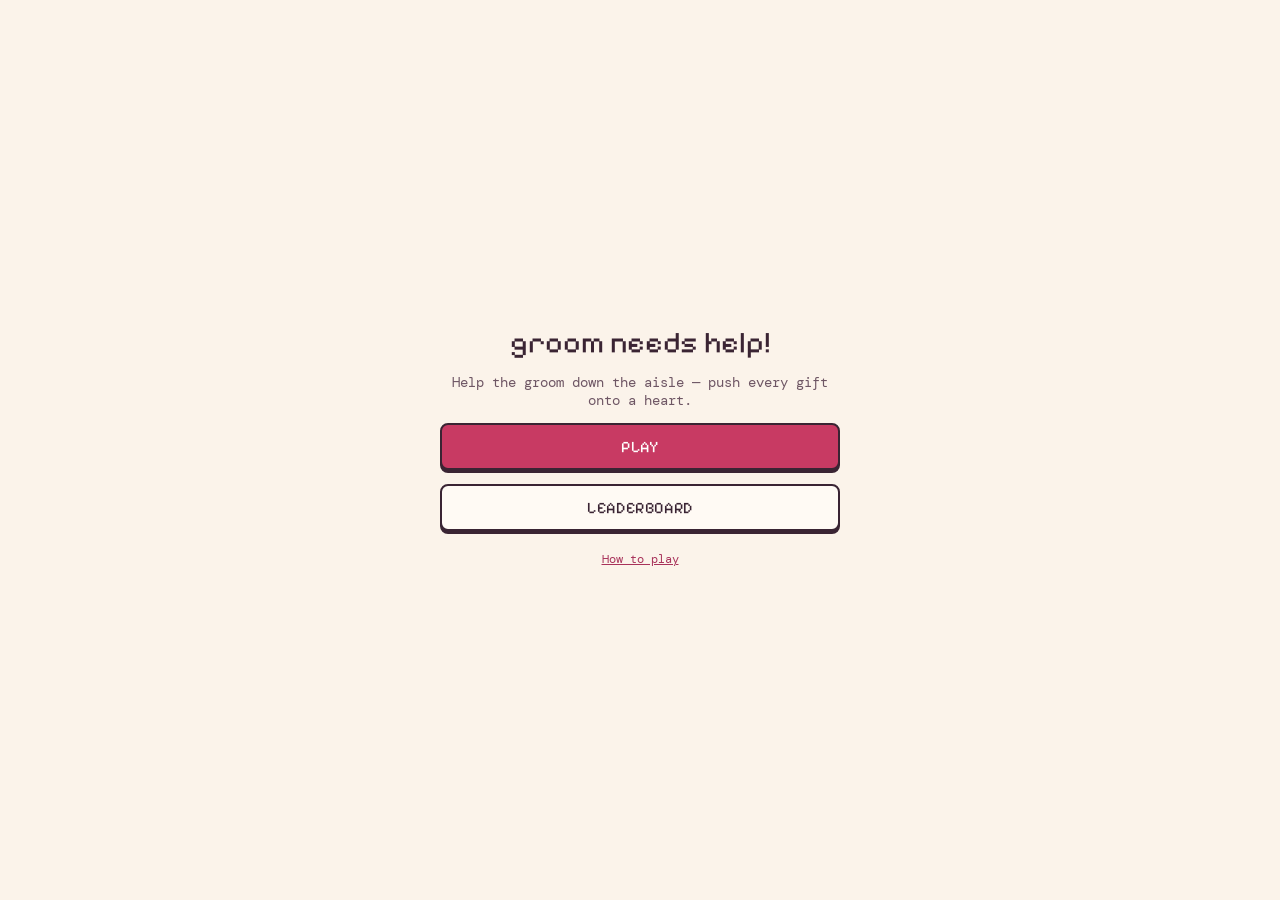
<file: index.html>
<!doctype html>
<html lang="en">
<head>
  <meta charset="utf-8" />
  <meta name="viewport" content="width=device-width, initial-scale=1, maximum-scale=1, user-scalable=no, viewport-fit=cover" />
  <title>groom needs help!</title>
  <meta name="description" content="A wedding sokoban. Push every gift onto a petal heart before the vows." />
  <link rel="preconnect" href="https://fonts.googleapis.com" />
  <link rel="preconnect" href="https://fonts.gstatic.com" crossorigin />
  <link href="https://fonts.googleapis.com/css2?family=Pixelify+Sans:wght@400;600;700&family=DM+Mono:wght@400;500&display=swap" rel="stylesheet" />
  <link rel="stylesheet" href="./styles.css" />
</head>
<body>
  <div id="app">
    <!-- Main menu -->
    <section class="screen" id="screen-menu">
      <div class="sheet">
        <div class="title">groom needs help!</div>
        <div class="lead">Help the groom down the aisle &mdash; push every gift onto a heart.</div>
        <button class="btn" id="menu-play" type="button">PLAY</button>
        <a class="btn secondary menu-link" id="menu-leaderboard" href="./leaderboard/">LEADERBOARD</a>
        <button class="link" id="menu-howto" type="button">How to play</button>
      </div>
    </section>

    <!-- Tutorial -->
    <section class="screen" id="screen-tutorial" hidden>
      <div class="sheet">
        <div class="eyebrow">How to play</div>
        <div class="title" id="tut-welcome">Welcome!</div>
        <div class="tut-rows">
          <canvas id="tut-demo-1" class="tut-demo" aria-hidden="true"></canvas>
          <canvas id="tut-demo-2" class="tut-demo" aria-hidden="true"></canvas>
          <canvas id="tut-demo-3" class="tut-demo" aria-hidden="true"></canvas>
        </div>
        <button class="btn" id="got-it">GOT IT!</button>
      </div>
    </section>

    <!-- Play -->
    <section class="screen" id="screen-play" hidden>
      <header class="hud">
        <div class="hud-left">
          <button class="hud-menu" id="btn-menu" type="button" aria-label="Main menu" title="Main menu">&#9776;</button>
          <button class="hud-menu" id="btn-help" type="button" aria-label="How to play" title="How to play">?</button>
          <div class="hud-info">
            <div class="stage" id="hud-stage">1 &middot; Garden Ceremony</div>
            <button class="hud-user" id="hud-user" type="button" title="Tap to see your leaderboard tag">Hi, friend</button>
            <span class="id-tip" id="id-tip" role="status" hidden></span>
          </div>
        </div>
        <div class="count">
          <div class="sub" id="hud-solved">Solved 0</div>
        </div>
      </header>

      <div class="board-wrap">
        <canvas id="board" width="112" height="112"></canvas>
      </div>

      <div class="controls">
        <div class="side-col left">
          <button class="btn secondary" id="btn-restart"><svg class="ico" viewBox="0 0 24 24" fill="none" stroke="currentColor" stroke-width="2.5" stroke-linecap="round" stroke-linejoin="round" aria-hidden="true"><path d="M20 11.5A8 8 0 1 0 18 17"/><path d="M20 4v6h-6"/></svg><span>Retry</span></button>
          <button class="btn ghost reset" id="hard-reset" title="Clear all saved progress on this device and reload">Start over</button>
        </div>
        <div class="dpad">
          <div class="pad du" data-dir="up" role="button" aria-label="Move up"><svg class="arr" viewBox="0 0 24 24" aria-hidden="true"><path d="M12 6.5l7.5 11.5a1 1 0 0 1-.84 1.5H5.34a1 1 0 0 1-.84-1.5z"/></svg></div>
          <div class="pad dl" data-dir="left" role="button" aria-label="Move left"><svg class="arr" viewBox="0 0 24 24" aria-hidden="true"><path d="M12 6.5l7.5 11.5a1 1 0 0 1-.84 1.5H5.34a1 1 0 0 1-.84-1.5z"/></svg></div>
          <div class="pad hub" aria-hidden="true"></div>
          <div class="pad dr" data-dir="right" role="button" aria-label="Move right"><svg class="arr" viewBox="0 0 24 24" aria-hidden="true"><path d="M12 6.5l7.5 11.5a1 1 0 0 1-.84 1.5H5.34a1 1 0 0 1-.84-1.5z"/></svg></div>
          <div class="pad dd" data-dir="down" role="button" aria-label="Move down"><svg class="arr" viewBox="0 0 24 24" aria-hidden="true"><path d="M12 6.5l7.5 11.5a1 1 0 0 1-.84 1.5H5.34a1 1 0 0 1-.84-1.5z"/></svg></div>
        </div>
        <div class="side-col right">
          <button class="btn" id="btn-undo"><svg class="ico" viewBox="0 0 24 24" fill="none" stroke="currentColor" stroke-width="2.5" stroke-linecap="round" stroke-linejoin="round" aria-hidden="true"><path d="M9 7 4 12l5 5"/><path d="M4 12h11a5 5 0 0 1 0 10h-2"/></svg><span>UNDO</span></button>
        </div>
      </div>

      <!-- Win -->
      <div class="overlay" id="overlay-win" hidden>
        <div class="panel">
          <span class="tag">CLEARED</span>
          <div class="big">Just married!</div>
          <div class="note" id="win-note">Every gift found its heart.</div>
          <div class="stat" id="win-solved">Solved 1 stage</div>
          <button class="btn" id="next-stage">NEXT STAGE</button>
          <a class="link" href="./leaderboard/" target="_blank" rel="noopener">See the leaderboard &#8599;</a>
        </div>
      </div>

      <!-- All clear -->
      <div class="overlay" id="overlay-allclear" hidden>
        <div class="panel">
          <span class="tag">ALL CLEAR</span>
          <div class="big">You did it!</div>
          <div class="note">You cleared every stage. More may appear before the big day.</div>
          <div class="stat" id="allclear-solved">Solved 0 stages</div>
          <div class="row">
            <button class="btn secondary" id="replay-all">Play again</button>
            <a class="btn" href="./leaderboard/" target="_blank" rel="noopener" style="text-decoration:none;align-items:center;justify-content:center;display:flex;">Leaderboard</a>
          </div>
        </div>
      </div>

      <!-- Name (asked at the first stage, so the menu/leaderboard need no name) -->
      <div class="overlay" id="overlay-name" hidden>
        <div class="panel">
          <span class="tag">WELCOME</span>
          <div class="big">You're invited!</div>
          <div class="note">What should we call you on the leaderboard?</div>
          <input class="input" id="name-input" maxlength="40" autocomplete="off" autocapitalize="words" spellcheck="false" placeholder="Your name" />
          <button class="btn" id="confirm-name" type="button">START PLAYING</button>
          <button class="link" id="name-back" type="button">&#8592; Back to menu</button>
        </div>
      </div>

      <!-- Retry confirm -->
      <div class="overlay" id="overlay-retry" hidden>
        <div class="panel">
          <span class="tag">HEADS UP</span>
          <div class="big">Retry this stage?</div>
          <div class="note">This clears your moves and starts this stage from the beginning.</div>
          <div class="row">
            <button class="btn" id="retry-cancel">Cancel</button>
            <button class="btn secondary danger" id="retry-confirm">Retry</button>
          </div>
        </div>
      </div>

      <!-- Reset confirm -->
      <div class="overlay" id="overlay-reset" hidden>
        <div class="panel danger">
          <span class="tag">WARNING</span>
          <div class="big">Start over?</div>
          <div class="note">Erases all your progress on this device. This can't be undone.</div>
          <div class="row">
            <button class="btn" id="reset-cancel">Cancel</button>
            <button class="btn secondary danger" id="reset-confirm">Erase</button>
          </div>
        </div>
      </div>

      <div class="toast" id="toast"></div>
    </section>
  </div>

  <script type="module" src="./src/game.js"></script>
</body>
</html>
</file>
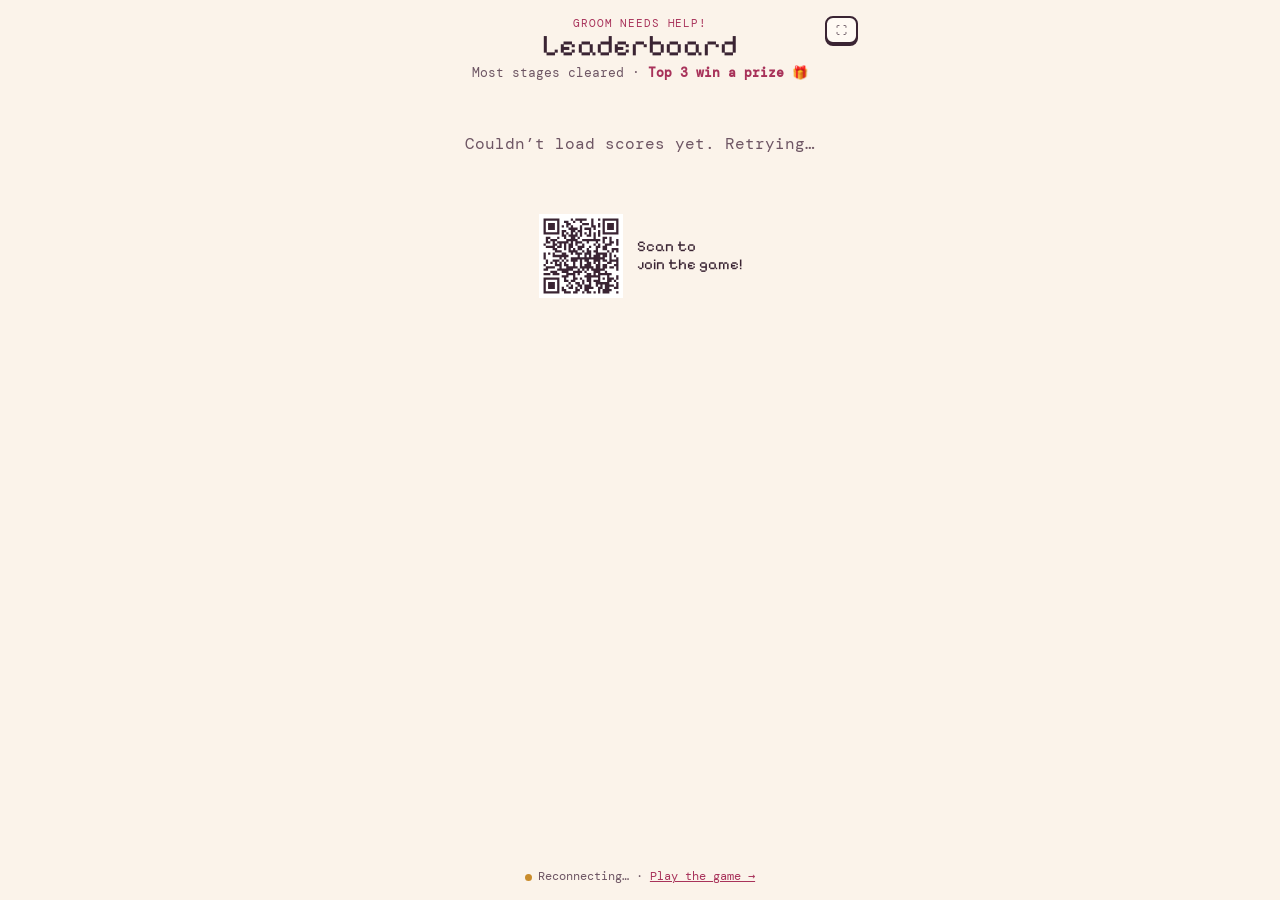
<file: leaderboard/index.html>
<!doctype html>
<html lang="en">
<head>
  <meta charset="utf-8" />
  <meta name="viewport" content="width=device-width, initial-scale=1, viewport-fit=cover" />
  <title>Leaderboard &middot; groom needs help!</title>
  <link rel="preconnect" href="https://fonts.googleapis.com" />
  <link rel="preconnect" href="https://fonts.gstatic.com" crossorigin />
  <link href="https://fonts.googleapis.com/css2?family=Pixelify+Sans:wght@400;600;700&family=DM+Mono:wght@400;500&display=swap" rel="stylesheet" />
  <link rel="stylesheet" href="../styles.css" />
  <style>
    body { overflow: auto; }
    .lb { max-width: 620px; min-height: 100dvh; padding: 16px 12px calc(16px + env(safe-area-inset-bottom)); display: flex; flex-direction: column; gap: 12px; }
    .lb-head { text-align: center; position: relative; }
    .lb-head .title { font-size: 30px; }
    .lb-head .lead { color: var(--muted); font-size: 13px; margin-top: 2px; }
    .lb-head .lead b { color: var(--wine); }
    .lb-tv-btn { position: absolute; right: 0; top: 0; background: var(--card); color: var(--ink);
      border: 2px solid var(--ink); border-radius: 8px; box-shadow: 0 2px 0 var(--ink);
      padding: 5px 9px; font-family: var(--body); font-size: 11px; cursor: pointer; }
    .lb-tv-btn:active { transform: translateY(2px); box-shadow: none; }
    .lb-body { display: flex; flex-direction: column; gap: 10px; }

    /* Top 3 — the prize podium */
    .lb-podium { display: grid; grid-template-columns: repeat(3, 1fr); gap: 8px; align-items: stretch; }
    .pod { background: var(--card); border: 2px solid var(--ink); border-radius: 12px; box-shadow: 0 3px 0 var(--ink);
      padding: 10px 8px; text-align: center; display: flex; flex-direction: column; align-items: center; gap: 3px; min-width: 0; }
    .pod .medal { font-size: 26px; line-height: 1; }
    .pod .pod-name { max-width: 100%; min-width: 0; }
    .pod .pod-name .nm { font-family: var(--title); font-weight: 400; font-size: 15px; display: block; overflow: hidden; text-overflow: ellipsis; white-space: nowrap; }
    .pod .pod-name .uid { font-family: var(--body); font-size: 10px; color: var(--muted); opacity: .5; }
    .pod .pod-score { font-family: var(--body); font-weight: 500; font-size: 20px; color: var(--wine); }
    .pod .pod-score small { font-size: 10px; color: var(--muted); font-weight: 400; }
    .pod .fin { font-family: var(--body); font-size: 10px; color: var(--muted); }
    .pod .prize { font-family: var(--body); font-size: 10px; color: var(--wine); }
    .pod1 { border-color: var(--amber); box-shadow: 0 3px 0 var(--amber); background: #fffdf6; }

    /* 4–10 — list */
    .lb-list { display: flex; flex-direction: column; gap: 4px; }
    .lb-list .lb-row { display: grid; grid-template-columns: 26px 1fr auto auto; align-items: center; gap: 8px;
      background: var(--card); border: 2px solid var(--ink); border-radius: 8px; box-shadow: 0 2px 0 var(--ink); padding: 6px 10px; }
    .lb-list .rank { font-family: var(--body); font-weight: 500; font-size: 14px; color: var(--muted); text-align: center; }
    .lb-list .who { min-width: 0; display: flex; align-items: baseline; gap: 5px; }
    .lb-list .who .nm { font-family: var(--title); font-weight: 400; font-size: 15px; overflow: hidden; text-overflow: ellipsis; white-space: nowrap; min-width: 0; }
    .lb-list .who .uid { flex: none; font-family: var(--body); font-size: 10px; color: var(--muted); opacity: .5; }
    .lb-list .fin { font-family: var(--body); font-size: 10px; color: var(--muted); white-space: nowrap; }
    .lb-list .score { font-family: var(--body); font-weight: 500; font-size: 17px; color: var(--wine); }

    /* 11–25 — grid */
    .lb-grid { display: grid; grid-template-columns: repeat(2, 1fr); gap: 4px; }
    .lb-grid .cell { display: flex; align-items: baseline; gap: 6px; background: var(--card); border: 1px solid var(--rule); border-radius: 6px; padding: 4px 8px; min-width: 0; }
    .lb-grid .rank { font-family: var(--body); font-size: 12px; color: var(--muted); width: 20px; flex: none; }
    .lb-grid .who { font-family: var(--title); font-weight: 400; font-size: 12px; overflow: hidden; text-overflow: ellipsis; white-space: nowrap; min-width: 0; flex: 1; }
    .lb-grid .who .uid { font-family: var(--body); font-size: 9px; color: var(--muted); opacity: .5; }
    .lb-grid .score { font-family: var(--body); font-weight: 500; font-size: 13px; color: var(--wine); flex: none; }

    .lb-empty { text-align: center; color: var(--muted); padding: 40px 10px; }
    .lb-foot { margin-top: auto; text-align: center; color: var(--muted); font-size: 12px; padding-top: 8px; }

    /* Scan-to-join QR — sticky at the bottom so it stays visible while scrolling. No box. */
    .lb-join { position: sticky; bottom: 8px; margin-top: 8px; display: flex; align-items: center; justify-content: center; gap: 14px; }
    .lb-join .lb-qr { width: 84px; height: 84px; display: block; flex: none; }
    .lb-join .lb-join-cap { font-family: var(--title); font-weight: 400; font-size: 15px; color: var(--ink); line-height: 1.15; }
    .dot { display: inline-block; width: 7px; height: 7px; border-radius: 999px; background: var(--amber); margin-right: 6px; vertical-align: middle; }
    .dot.live { background: #4f9e45; }

    /* ===== Big-screen (venue projector) mode ===== */
    body.tv { overflow: hidden; }
    /* #app in the game's styles.css is max-width:460px (id selector) — beat it here. */
    body.tv #app.lb { max-width: none; width: 100vw; height: 100dvh; padding: 1.4vh 3vw; gap: 1vh; overflow: hidden; }
    body.tv .lb-head .title { font-size: 4.4vw; }
    body.tv .lb-head .lead { font-size: 1.6vw; margin-top: .2vh; }
    body.tv .lb-tv-btn { padding: 8px 12px; font-size: 13px; }
    body.tv .lb-foot { display: none; }
    body.tv .lb-body { flex: 1; min-height: 0; gap: 1.1vh; overflow: hidden; }
    body.tv .lb-join { position: static; margin-top: 0; gap: 2vw; padding: 0; border: none; box-shadow: none; border-radius: 0; }
    body.tv .lb-join .lb-qr { width: 11vh; height: 11vh; }
    body.tv .lb-join .lb-join-cap { font-size: 2.3vw; }

    body.tv .lb-podium { gap: 1.5vw; }
    body.tv .pod { padding: 1vh 1vw; gap: .25vh; border-width: 3px; box-shadow: 0 .6vh 0 var(--ink); border-radius: 1vw; }
    body.tv .pod .medal { font-size: 5vw; }
    body.tv .pod .pod-name .nm { font-size: 2.4vw; }
    body.tv .pod .pod-name .uid { font-size: 1.2vw; }
    body.tv .pod .pod-score { font-size: 3vw; }
    body.tv .pod .pod-score small { font-size: 1.1vw; }
    body.tv .pod .fin, body.tv .pod .prize { font-size: 1.3vw; }
    body.tv .pod1 { transform: scale(1.05); box-shadow: 0 .6vh 0 var(--amber); }

    body.tv .lb-list { display: grid; grid-template-columns: 1fr 1fr; gap: .6vh 1.5vw; }
    body.tv .lb-list .lb-row { padding: .6vh 1.2vw; border-radius: .7vw; }
    body.tv .lb-list .rank { font-size: 1.8vw; }
    body.tv .lb-list .who .nm { font-size: 1.9vw; }
    body.tv .lb-list .who .uid { font-size: 1vw; }
    body.tv .lb-list .fin { font-size: 1.1vw; }
    body.tv .lb-list .score { font-size: 2.1vw; }

    body.tv .lb-grid { grid-template-columns: repeat(5, 1fr); gap: .6vh .8vw; }
    body.tv .lb-grid .cell { padding: .7vh .8vw; border-radius: .5vw; }
    body.tv .lb-grid .rank { font-size: 1.2vw; width: 2.2vw; }
    body.tv .lb-grid .who { font-size: 1.35vw; }
    body.tv .lb-grid .who .uid { font-size: .9vw; }
    body.tv .lb-grid .score { font-size: 1.5vw; }
  </style>
</head>
<body>
  <div id="app" class="lb">
    <header class="lb-head">
      <div class="eyebrow">groom needs help!</div>
      <div class="title">Leaderboard</div>
      <div class="lead">Most stages cleared &middot; <b>Top 3 win a prize &#127873;</b></div>
      <button id="tv-toggle" class="lb-tv-btn" type="button" aria-label="Big screen" title="Big screen">&#9974;</button>
    </header>
    <div id="lb-body" class="lb-body">
      <div class="lb-empty">Loading scores&hellip;</div>
    </div>
    <aside class="lb-join" id="lb-join">
      <img class="lb-qr" src="./qr.svg" alt="QR code linking to the game" width="37" height="37" />
      <div class="lb-join-cap">Scan to<br>join the game!</div>
    </aside>
    <footer class="lb-foot">
      <span id="lb-status"><span class="dot"></span>Connecting&hellip;</span> &middot; <a class="link" href="../">Play the game &#8594;</a>
    </footer>
  </div>
  <script type="module" src="./leaderboard.js"></script>
</body>
</html>
</file>
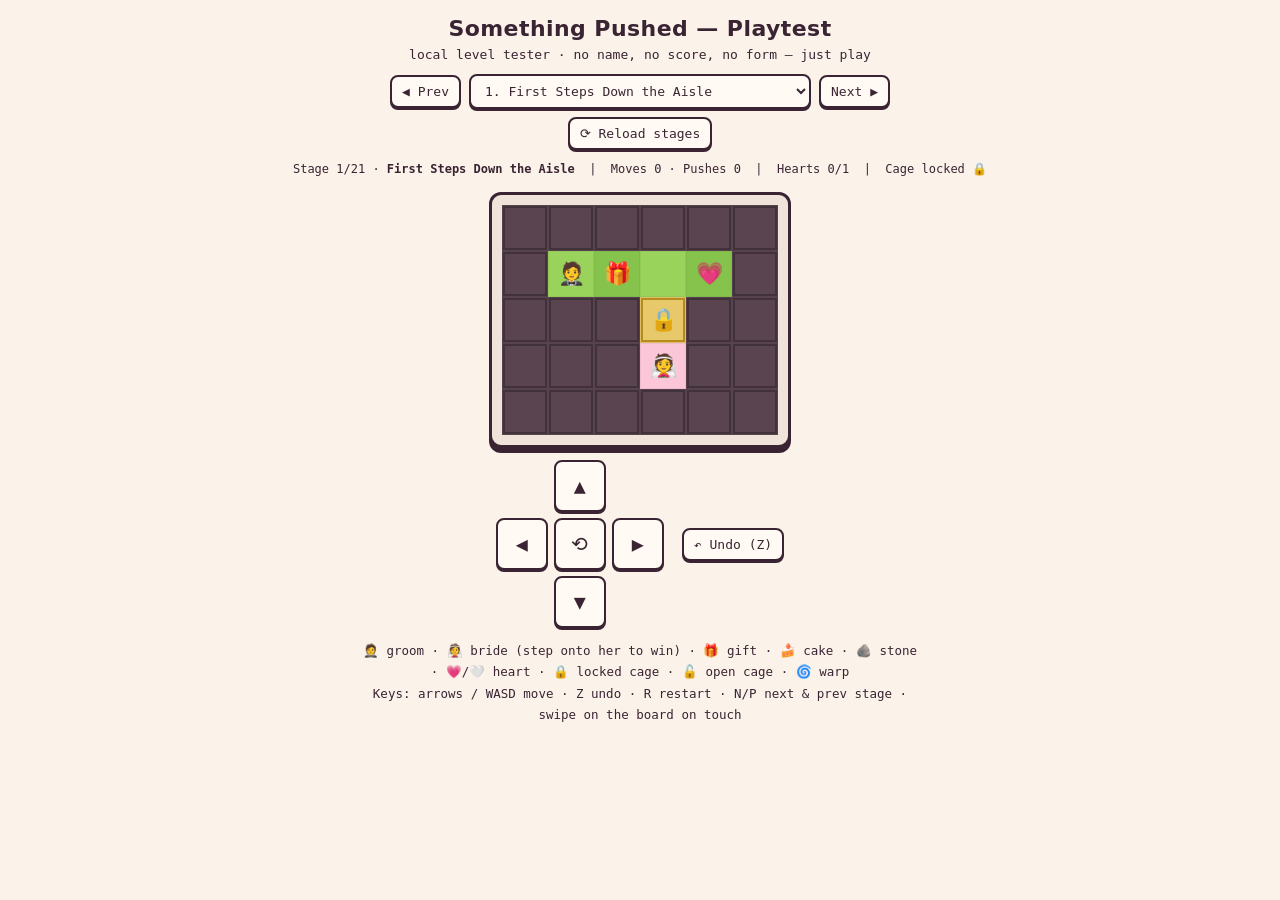
<file: playtest/index.html>
<!doctype html>
<html lang="en">
<head>
<meta charset="utf-8" />
<meta name="viewport" content="width=device-width, initial-scale=1, maximum-scale=1, user-scalable=no" />
<title>groom needs help! — Playtest</title>
<style>
  :root{
    --ink:#3a2433; --paper:#fbf3ea; --card:#fffaf4; --rule:#d9c9c4; --muted:#6e5664;
    --rose:#e0507a; --wine:#a8325a; --grass:#9ad35b; --grass2:#86c34d;
    --aisle:#d8445a; --path:#cfc6bd; --pond:#5bc3e8; --wall:#5a4450; --gold:#f6c94f;
  }
  *{box-sizing:border-box}
  body{margin:0;background:var(--paper);color:var(--ink);font-family:'DM Mono',ui-monospace,Menlo,Consolas,monospace;
       -webkit-user-select:none;user-select:none;display:flex;flex-direction:column;align-items:center;gap:12px;padding:14px 10px 28px}
  h1{font-family:'Pixelify Sans',system-ui,sans-serif;font-size:22px;margin:2px 0 0;letter-spacing:.02em}
  .sub{font-size:13px;color:var(--ink);margin-top:-6px}
  .bar{display:flex;flex-wrap:wrap;gap:8px;align-items:center;justify-content:center;max-width:620px}
  select,button{font-family:inherit;font-size:13px;border:2px solid var(--ink);border-radius:8px;background:var(--card);
    color:var(--ink);padding:7px 10px;box-shadow:0 2px 0 var(--ink);cursor:pointer}
  button:active{transform:translateY(2px);box-shadow:none}
  button.primary{background:var(--wine);color:#fff}
  #status{font-size:12px;color:var(--ink);text-align:center;min-height:18px}
  #boardwrap{position:relative;padding:10px;background:#efe3da;border:3px solid var(--ink);border-radius:12px;box-shadow:0 5px 0 var(--ink)}
  #board{display:grid;gap:0;line-height:1}
  .cell{width:100%;aspect-ratio:1;display:flex;align-items:center;justify-content:center;font-size:22px;
        border:1px solid rgba(58,36,51,.06)}
  .grass{background:var(--grass)}
  .grass2{background:var(--grass2)}
  .aisle{background:var(--aisle)}
  .path{background:var(--path)}
  .pond{background:var(--pond)}
  .wall{background:var(--wall);box-shadow:inset 0 0 0 2px rgba(0,0,0,.28)}
  .cage{background:#e7c86a;box-shadow:inset 0 0 0 2px #b98a1e}
  .cage-open{background:#fff6da}
  .bride{background:#fac6d8}
  .delivered{background:#fff2c6}
  .groom{outline:0}
  /* D-pad */
  .pad{display:grid;grid-template-columns:repeat(3,52px);grid-template-rows:repeat(3,52px);gap:6px}
  .pad button{width:52px;height:52px;font-size:20px;padding:0;display:flex;align-items:center;justify-content:center}
  .pad .sp{visibility:hidden}
  .side{display:flex;gap:8px;align-items:center;flex-wrap:wrap;justify-content:center}
  .legend{font-size:12.5px;color:var(--ink);max-width:560px;text-align:center;line-height:1.7}
  .controls{display:flex;gap:18px;align-items:center;flex-wrap:wrap;justify-content:center}
  /* win overlay */
  #win{position:fixed;inset:0;background:rgba(58,36,51,.55);display:none;align-items:center;justify-content:center;padding:20px}
  #win .card{background:var(--card);border:3px solid var(--ink);border-radius:14px;box-shadow:0 6px 0 var(--ink);
    padding:22px 26px;text-align:center;max-width:300px}
  #win .tag{display:inline-block;background:var(--gold);border:2px solid #3a2433;color:#3a2433;border-radius:999px;
    font-family:'Pixelify Sans',sans-serif;font-size:12px;padding:3px 10px;letter-spacing:.08em}
  #win h2{font-family:'Pixelify Sans',sans-serif;color:var(--wine);font-size:26px;margin:12px 0 4px}
  #win p{font-size:13px;color:var(--ink);margin:0 0 16px}
  #win .row{display:flex;gap:10px;justify-content:center}
  @media (prefers-color-scheme: dark){
    :root:not([data-theme="light"]){--paper:#241820;--card:#2e2029;--ink:#f3e9e1;--muted:#b9a7b2;--rule:#4a3a44;--wall:#1c1420}
    :root:not([data-theme="light"]) select,:root:not([data-theme="light"]) button{box-shadow:0 2px 0 #000}
    :root:not([data-theme="light"]) #boardwrap{background:#2a1f27}
    :root:not([data-theme="light"]) #win h2{color:#f7a1bd}
  }
</style>
</head>
<body>
  <h1>Something&nbsp;Pushed — Playtest</h1>
  <div class="sub">local level tester · no name, no score, no form — just play</div>

  <div class="bar">
    <button id="prev">◀ Prev</button>
    <select id="stage" aria-label="Select stage"></select>
    <button id="next">Next ▶</button>
    <button id="reload">⟳ Reload stages</button>
  </div>

  <div id="status"></div>
  <div id="boardwrap"><div id="board"></div></div>

  <div class="controls">
    <div class="pad">
      <span class="sp"></span><button data-dir="U">▲</button><span class="sp"></span>
      <button data-dir="L">◀</button><button id="restart" title="Restart (R)">⟲</button><button data-dir="R">▶</button>
      <span class="sp"></span><button data-dir="D">▼</button><span class="sp"></span>
    </div>
    <div class="side">
      <button id="undo">↶ Undo (Z)</button>
    </div>
  </div>

  <div class="legend">
    🤵 groom · 👰 bride (step onto her to win) · 🎁 gift · 🍰 cake · 🪨 stone · 💗/🤍 heart · 🔒 locked cage · 🔓 open cage · 🌀 warp<br>
    Keys: arrows / WASD move · Z undo · R restart · N/P next & prev stage · swipe on the board on touch
  </div>

  <div id="win">
    <div class="card">
      <h2>Just married! 💑</h2>
      <p id="win-sub"></p>
      <div class="row">
        <button id="win-replay">Replay</button>
        <button id="win-next" class="primary">Next stage ▶</button>
      </div>
    </div>
  </div>

  <script type="module" src="playtest.js"></script>
</body>
</html>
</file>
<file: styles.css>
/* Something Pushed — game styles. Tokens from the Art Style guide. */
:root {
  --ink: #3a2433; --ink-deep: #2a1a25; --paper: #fbf3ea; --card: #fffaf4;
  --sunk: #f3e9e1; --checker: #ede0d6; --rule: #d9c9c4; --muted: #6e5664;
  --rose: #e0507a; --rose-deep: #c83a63; --wine: #a8325a; --pink: #f7a1bd; --blush: #fde3ea;
  --gold: #f6c94f; --amber: #c98c2c; --disabled: #c3bec9;
  --title: 'Pixelify Sans', system-ui, sans-serif;
  --body: 'DM Mono', ui-monospace, monospace;
}

* { box-sizing: border-box; }
html, body {
  margin: 0; height: 100%; background: var(--paper); color: var(--ink);
  font-family: var(--body); -webkit-text-size-adjust: 100%;
}
body { overflow: hidden; overscroll-behavior: none; }

#app {
  position: relative; height: 100dvh; width: 100%;
  max-width: 460px; margin: 0 auto; background: var(--paper);
  display: flex; flex-direction: column;
}

.screen { position: absolute; inset: 0; display: flex; flex-direction: column; }
.screen[hidden] { display: none; }

/* ---- Shared bits ---- */
.eyebrow { font-size: 11px; letter-spacing: .08em; text-transform: uppercase; color: var(--wine); }
/* Weight 400, not 700: Pixelify Sans's bold "C" closes into an "O" at UI sizes
   ("CONFIRM" -> "OONFIRM"). Regular weight keeps the C open and legible. */
.title { font-family: var(--title); font-weight: 400; color: var(--ink); line-height: 1.05; }
.card {
  background: var(--card); border: 2px solid var(--ink); border-radius: 12px; padding: 16px;
}
.btn {
  font-family: var(--title); font-weight: 400; letter-spacing: .04em;
  background: var(--rose-deep); color: #fff; border: 2px solid var(--ink); border-radius: 8px;
  box-shadow: 0 3px 0 var(--ink); padding: 12px 18px; cursor: pointer; font-size: 16px;
  -webkit-tap-highlight-color: transparent; user-select: none;
}
.btn:active { transform: translateY(3px); box-shadow: none; }
.btn[disabled] { opacity: .45; box-shadow: none; cursor: default; }
.btn.secondary { background: var(--card); color: var(--ink); }
.btn.ghost { background: transparent; color: var(--wine); border-color: var(--rule); box-shadow: 0 2px 0 var(--rule); }
a.btn { text-decoration: none; display: flex; align-items: center; justify-content: center; }
.link { color: var(--wine); font-size: 12px; text-decoration: underline; cursor: pointer; }
button.link { background: none; border: none; box-shadow: none; padding: 6px; font-family: var(--body); }

/* ---- Landing / Tutorial ---- */
.sheet { margin: auto; width: min(92%, 400px); text-align: center; display: flex; flex-direction: column; gap: 14px; }
.sheet .title { font-size: 30px; }
.sheet .lead { color: var(--muted); font-size: 14px; }
.input {
  font-family: var(--title); font-size: 20px; text-align: center;
  border: 2px solid var(--ink); border-radius: 8px; padding: 12px; width: 100%;
  background: #fff; color: var(--ink);
}
.input:focus { outline: 3px solid var(--pink); }
.input::placeholder { color: var(--muted); opacity: 1; }
.tut-rows { display: flex; flex-direction: column; align-items: center; gap: 12px; margin: 10px 0 6px; }
.tut-demo { image-rendering: pixelated; height: 104px; width: auto; display: block;
  border: 3px solid var(--ink); border-radius: 10px; box-shadow: 0 3px 0 var(--ink); background: var(--card); }
.tips { text-align: left; display: flex; flex-direction: column; gap: 12px; }
.tip { display: flex; gap: 10px; align-items: flex-start; }
.tip b { font-family: var(--title); }
.tip span { color: var(--muted); font-size: 13px; }

.topbar { display: flex; justify-content: space-between; align-items: center; padding: 10px 14px; }

/* ---- Play HUD ---- */
#screen-play { background: var(--paper); }
.hud {
  display: flex; justify-content: space-between; align-items: flex-start;
  padding: 10px 14px 6px; gap: 8px; border-bottom: 2px solid var(--ink); background: var(--card);
}
.hud-left { display: flex; align-items: flex-start; gap: 8px; min-width: 0; flex: 1; }
.hud-info { min-width: 0; position: relative; }
.hud-menu { flex: none; background: var(--card); color: var(--ink); border: 2px solid var(--ink); border-radius: 8px;
  box-shadow: 0 2px 0 var(--ink); font-family: var(--title); font-weight: 400; font-size: 16px; line-height: 1;
  padding: 6px 10px; cursor: pointer; -webkit-tap-highlight-color: transparent; }
.hud-menu:active { transform: translateY(2px); box-shadow: none; }
/* Tappable player name → reveals the leaderboard tag (see .id-tip). */
.hud-user { display: inline-block; margin-top: 2px; padding: 0; background: none; border: none;
  font-family: var(--body); font-size: 11px; color: var(--muted); cursor: pointer;
  text-decoration: underline dotted; text-underline-offset: 2px; -webkit-tap-highlight-color: transparent; }
/* Floats below the name (absolute) so revealing the tag doesn't shift the HUD.
   Capped width + wrap so it never runs past the viewport edge and gets clipped. */
.id-tip { position: absolute; top: calc(100% + 4px); left: 0; z-index: 4; max-width: min(72vw, 260px);
  font-family: var(--body); font-size: 12px; line-height: 1.25; color: var(--gold); background: var(--ink);
  border-radius: 6px; padding: 3px 8px; box-shadow: 0 2px 0 var(--ink-deep); }
.id-tip[hidden] { display: none; }
.hud .stage { font-family: var(--title); font-weight: 400; font-size: 16px; overflow: hidden; text-overflow: ellipsis; white-space: nowrap; }
/* Numbers read poorly in the pixel title font — render any display number in the mono body font. */
.num { font-family: var(--body); font-weight: 500; letter-spacing: 0; }
.hud .sub { font-size: 11px; color: var(--muted); margin-top: 2px; }
.hud .count { text-align: right; }
.hud .count .lbl { font-size: 11px; letter-spacing: .08em; text-transform: uppercase; color: var(--wine); }
.hud .count .val { font-family: var(--body); font-weight: 500; font-size: 14px; letter-spacing: .02em; }

.board-wrap {
  flex: 1; display: flex; align-items: center; justify-content: center;
  padding: 10px; min-height: 0; background:
    repeating-conic-gradient(var(--checker) 0 25%, var(--sunk) 0 50%) 0 0 / 28px 28px;
}
#board {
  image-rendering: pixelated; touch-action: none;
  border: 3px solid var(--ink); border-radius: 10px; box-shadow: 0 5px 0 var(--ink);
  background: var(--card);
}

.controls { padding: 10px 14px calc(12px + env(safe-area-inset-bottom)); display: flex; align-items: stretch; justify-content: space-between; gap: 18px; }

/* Directional pad — one housing, four raised zones, a center hub. */
.dpad {
  display: grid; grid-template-columns: repeat(3, 46px); grid-template-rows: repeat(3, 46px); padding: 5px;
  background: var(--card); border: 2px solid var(--ink); border-radius: 16px; box-shadow: 0 3px 0 var(--ink);
}
.dpad .pad {
  display: flex; align-items: center; justify-content: center; border-radius: 10px; color: var(--ink);
  cursor: pointer; user-select: none; -webkit-tap-highlight-color: transparent;
}
.dpad .pad[data-dir]:active { background: var(--blush); transform: translateY(1px); }
.dpad .pad svg { pointer-events: none; }
.dpad .arr { width: 25px; height: 25px; fill: var(--ink); }
.dpad .dl .arr { transform: rotate(-90deg); }
.dpad .dr .arr { transform: rotate(90deg); }
.dpad .dd .arr { transform: rotate(180deg); }
.du { grid-column: 2; grid-row: 1; } .dl { grid-column: 1; grid-row: 2; }
.dr { grid-column: 3; grid-row: 2; } .dd { grid-column: 2; grid-row: 3; }
.dpad .hub { grid-column: 2; grid-row: 2; }
.dpad .hub::after { content: ''; width: 14px; height: 14px; border-radius: 5px; background: var(--rule); box-shadow: inset 0 0 0 2px var(--card); }

/* Flanking columns keep the d-pad centered: Retry + Start over stacked on the
   left, UNDO on the right. Both columns are thin (equal flex) so the pad sits dead center. */
.side-col { flex: 1 1 0; min-width: 0; display: flex; flex-direction: column; gap: 8px; }
.side-col.left { justify-content: center; }
.side-col .btn { display: inline-flex; align-items: center; justify-content: center; gap: 6px; white-space: nowrap; }
.side-col .btn .ico { width: 16px; height: 16px; flex: none; }
/* Inset the buttons away from the d-pad: a dead strip next to the arrows (plus the
   wider gap) so the big buttons aren't tapped by accident when reaching for an arrow. */
.side-col.left .btn { margin-right: 16px; }
#btn-undo { flex: 1 1 auto; padding: 12px 8px; font-size: 16px; margin-left: 16px; }   /* right, fills column height */
#btn-restart { padding: 9px 8px; font-size: 13px; }                        /* left, top */
/* Reset: a live but quiet tertiary (never dimmed). Wine text marks the destructive one. */
#hard-reset { font-size: 11px; letter-spacing: .04em; padding: 8px; background: var(--card); color: var(--wine); border-color: var(--ink); box-shadow: 0 2px 0 var(--ink); }
#hard-reset:active { transform: translateY(2px); box-shadow: none; }

/* ---- Overlays (win / all-clear) ---- */
.overlay {
  position: absolute; inset: 0; background: rgba(58,36,51,.6);
  display: flex; align-items: center; justify-content: center; padding: 20px; z-index: 5;
}
.overlay[hidden] { display: none; }
/* Win / all-clear entrance: scrim fades in so the confetti burst reads first, then
   the panel pops. Keeps the hard pixel-shadow aesthetic (no shadow tweening). */
.overlay:not([hidden]) { animation: win-fade .35s ease both; }
.overlay:not([hidden]) .panel { animation: win-pop .45s cubic-bezier(.2,.8,.2,1) .12s both; }
@keyframes win-fade { from { opacity: 0; } to { opacity: 1; } }
@keyframes win-pop {
  0% { opacity: 0; transform: translateY(16px) scale(.9); }
  60% { opacity: 1; transform: translateY(-4px) scale(1.03); }
  100% { opacity: 1; transform: none; }
}
@media (prefers-reduced-motion: reduce) {
  .overlay:not([hidden]), .overlay:not([hidden]) .panel { animation: none; }
}
.panel {
  background: var(--card); border: 3px solid var(--ink); border-radius: 12px;
  box-shadow: 0 5px 0 var(--ink); padding: 22px; width: min(90%, 300px); text-align: center;
  display: flex; flex-direction: column; gap: 12px;
}
.tag {
  align-self: center; background: var(--ink); color: var(--gold); font-family: var(--title); font-weight: 400;
  font-size: 11px; letter-spacing: .12em; padding: 4px 10px; border-radius: 999px;
}
.panel .big { font-family: var(--title); font-weight: 700; font-size: 26px; color: var(--wine); }
.panel .note { color: var(--muted); font-size: 13px; }
.panel .stat { font-family: var(--body); font-weight: 500; font-size: 16px; }
.panel .row { display: flex; gap: 8px; }
.panel .row .btn { flex: 1; }
/* Destructive confirm button: quiet (secondary) with a wine tint, so the safe
   Cancel is the emphasized default and the dangerous action isn't the bright one. */
.btn.secondary.danger { color: var(--wine); }
/* Danger modal (Start over) — smaller and red-accented, so it's unmistakably the
   destructive one, distinct from the neutral Retry confirm. */
.panel.danger { width: min(86%, 264px); padding: 18px; background: var(--wine); border-color: var(--ink); box-shadow: 0 5px 0 var(--ink-deep); }
.panel.danger .tag { background: #fff; color: var(--wine); }
.panel.danger .big { font-size: 22px; color: #fff; }
.panel.danger .note { color: rgba(255, 255, 255, .88); }
.panel.danger #reset-cancel { background: var(--card); color: var(--ink); }                         /* solid cream — the safe default pops on red */
.panel.danger #reset-confirm { background: transparent; color: #fff; border-color: rgba(255, 255, 255, .75); }  /* quiet outline */

.toast {
  position: absolute; left: 50%; bottom: 84px; transform: translateX(-50%);
  background: var(--ink); color: var(--card); font-size: 12px; padding: 8px 14px;
  border-radius: 10px; box-shadow: 0 4px 0 var(--ink-deep); z-index: 6; opacity: 0;
  transition: opacity .2s; pointer-events: none; max-width: 86%; text-align: center;
}
.toast.show { opacity: 1; }
</file>
